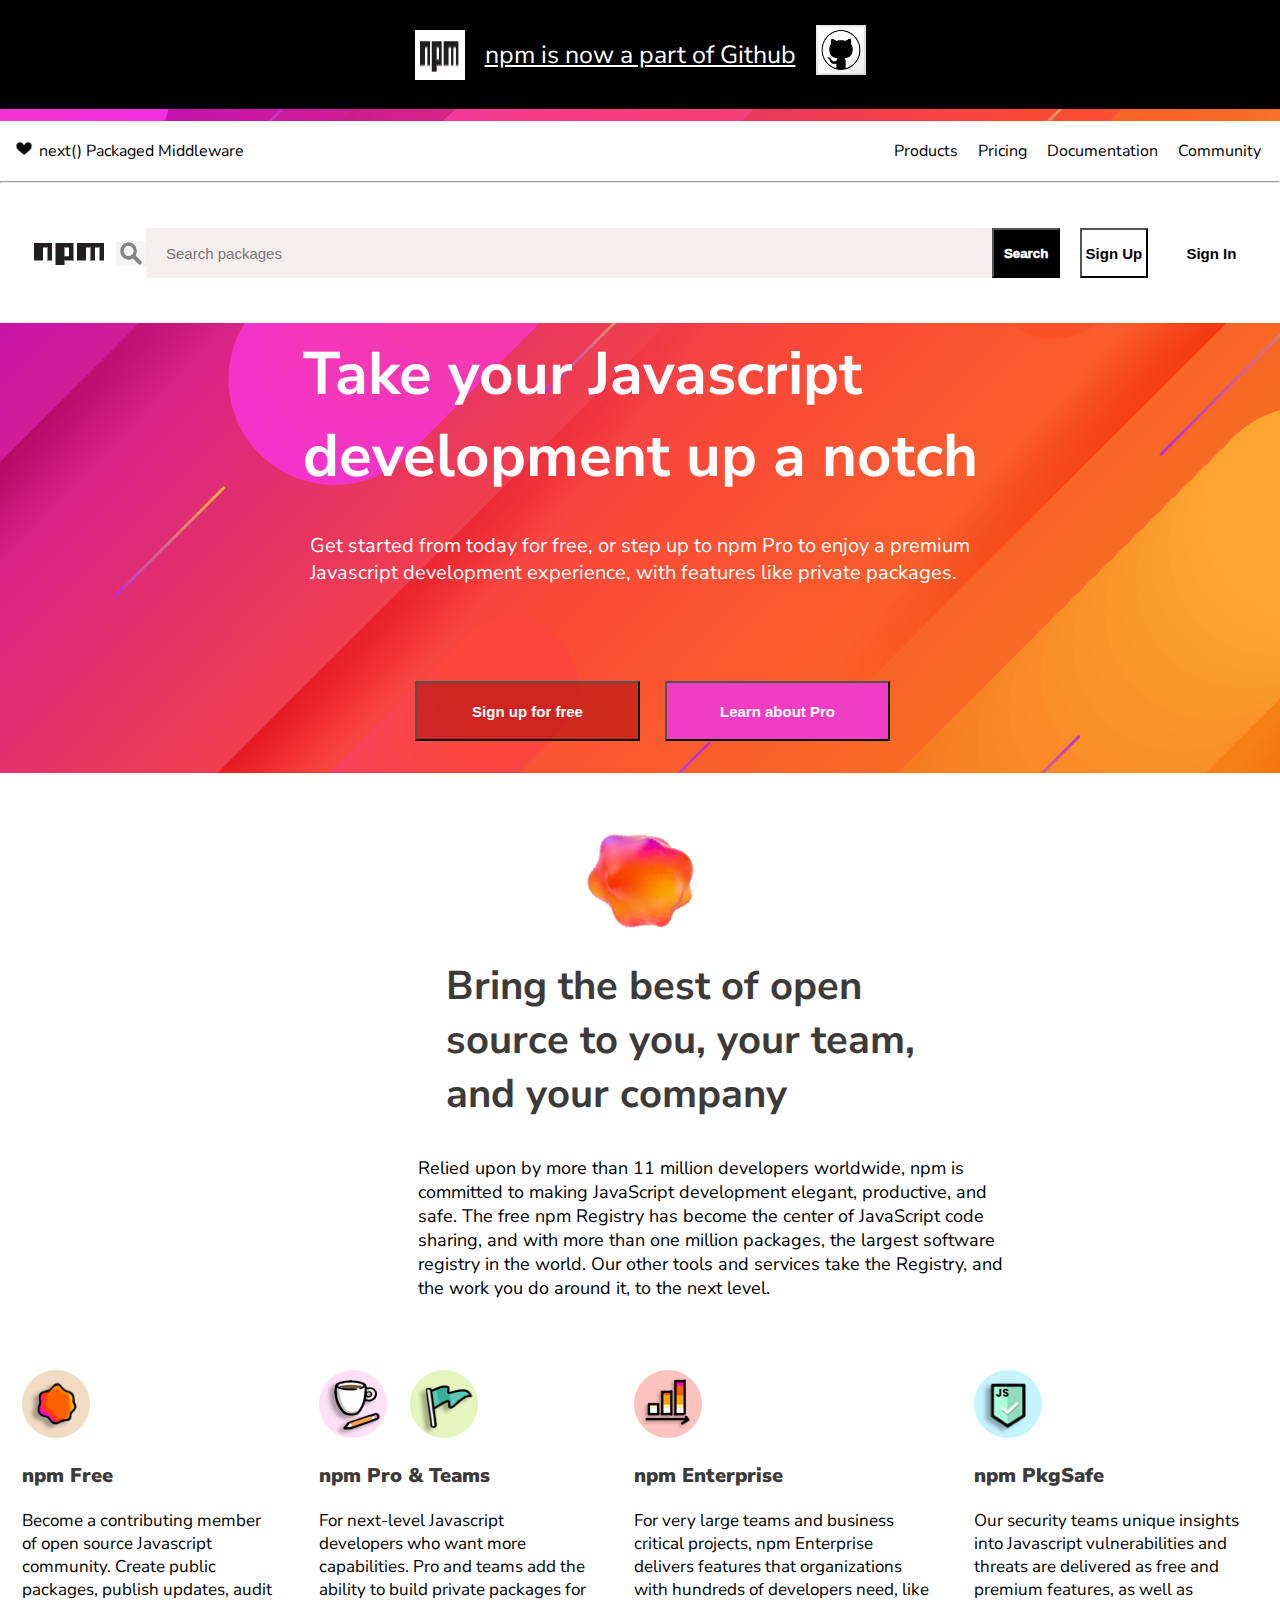
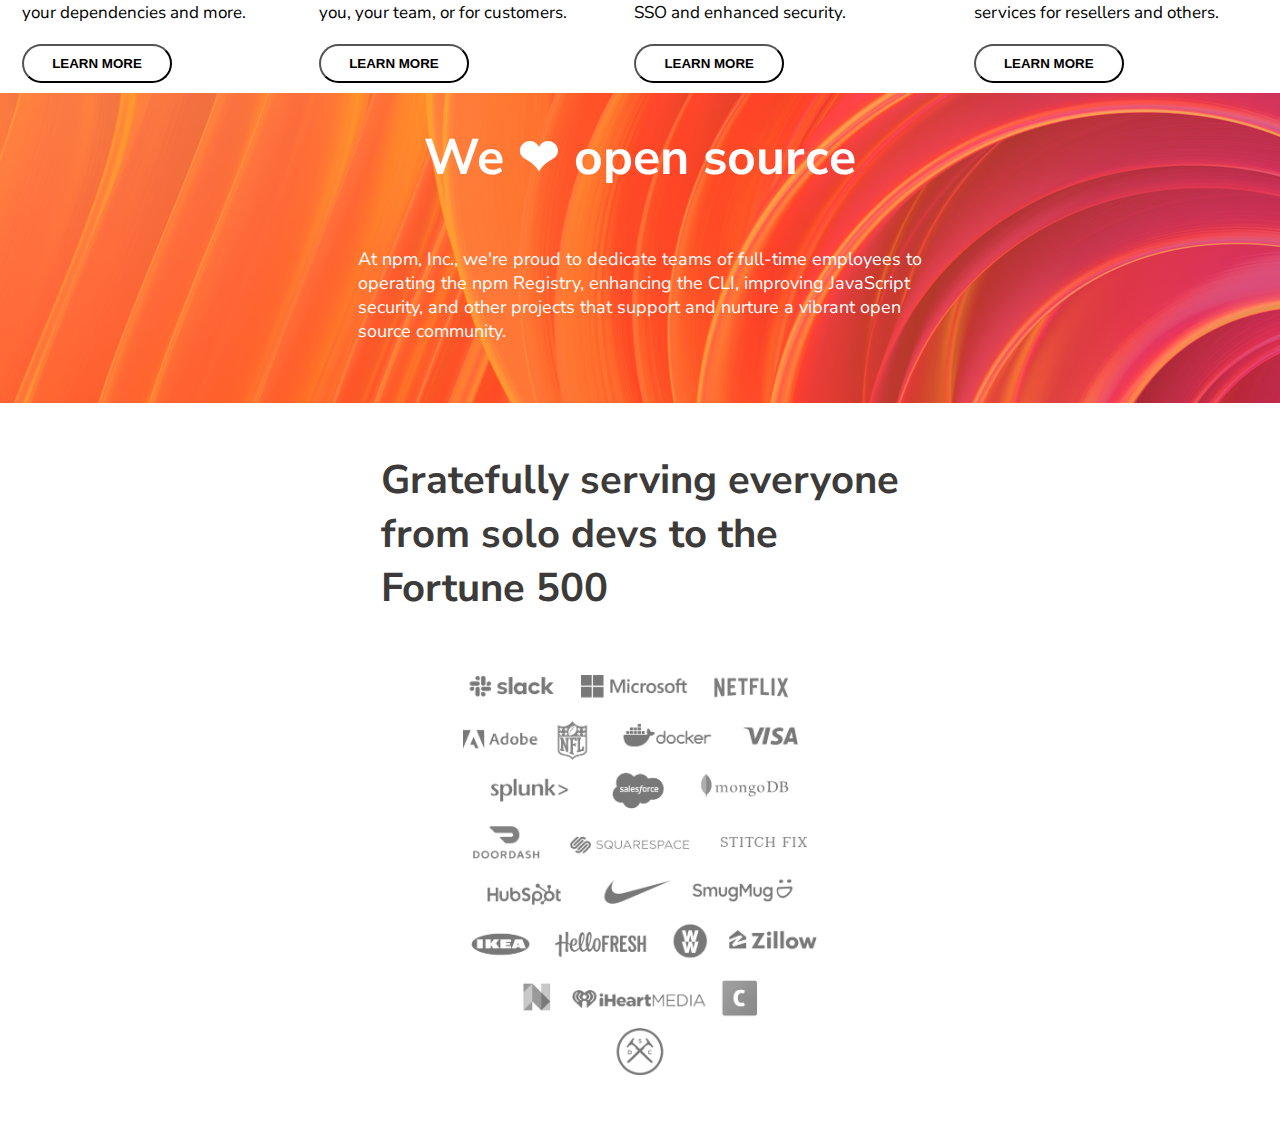
<file: npm-js website/index.html>
<!DOCTYPE html>
<html lang="en">
  <head>
    <meta charset="UTF-8" />
    <meta name="viewport" content="width=device-width, initial-scale=1.0" />
    <link rel="stylesheet" href="style.css" />
    <title>NPM Website</title>
  </head>
  <body>
    <header>
      <section>
          <ul>
              <!-- <li id="npm"><p>npm</p> -->
             <img src="./assets/logo.png" alt="" id="npm1">
              <li id="npm2"><p><u>npm is now a part of Github</u></p></li>
              <li id="npm3"><img src="./assets/github-logo.jpg" alt="github-logo" /></li></li>
          </ul>
        
      </section>

      

      <nav>
        <div id="filler"></div>
        <div id="navigate">
        <div id="navigate1"> 
            <ul>
            <ul>
                <li><img src="./assets/black-heart.png" alt="heart" /></li>
                <li><p>next() Packaged Middleware</p></li>
            </ul>
            <ul id="link">
            <li id="link1">Products</li>
            <li id="link2">Pricing</li>
            <li id="link3">Documentation</li>
            <li id="link4">Community</li>
          </ul>
          </ul>
        </div>
        <hr />
        <div id="navigate2">
          <img src="./assets/logo.png" alt="" />

          <img src="./assets/search.png" alt="" id="search-icon">
            <input type="text" id="search" placeholder="Search packages" />
            <input type="submit" id="search-button" value="Search" />
     
            <input type="submit" id = "sign-up" value="Sign Up" />
            <input type="submit" id="sign-in" value="Sign In" />
          
          </div>
        </div>
          <div id = "main">
          <h1>Take your Javascript<br>development up a notch</h1>
          <p>
            Get started from today for free, or step up to npm Pro to enjoy a
            premium <br> Javascript development experience, with features like
            private packages.
          </p>
          <div id="buttons">
            <input type="submit" value="Sign up for free" id="free" />
            <input type="submit" value="Learn about Pro" id="learn"/>
          </div>
          
        </div>
      </nav>
    </header>

      <div>
        <div id="bubble">
            <img src="./assets/bubble.png" alt="bubble">
            <h2>Bring the best of open <br>source to you, your team, <br>and your company</h2>
            <p>Relied upon by more than 11 million developers worldwide, npm is <br> committed to making JavaScript development elegant, productive, and <br>safe. The free npm Registry has become the center of JavaScript code <br>sharing, and with more than one million packages, the largest software <br> registry in the world. Our other tools and services take the Registry, and <br> the work you do around it, to the next level.</p>

        </div>

        <div id="icons">
            <article>
                <img src="./assets/img (1).png" alt="">
                <p class="head">npm Free</p>
                <p class="head2">Become a contributing member of open source Javascript community. Create public packages, publish updates, audit your dependencies and more.</p>
                <input type="submit" value = "LEARN MORE"/>
            </article>
            <article>
                <img src="./assets/img (2).png" alt="">
                <img src="./assets/img (5).png" alt="">
                <p class="head">npm Pro & Teams</p>
                <p class="head2"> For next-level Javascript developers who want more capabilities. Pro and teams add the ability to build private packages for you, your team, or for customers.</p>
                <input type="submit" value = "LEARN MORE"/>
            </article>
            <article>
                <img src="./assets/img (3).png" alt="">
                <p class="head">npm Enterprise</p>
                <p class="head2">For very large teams and business critical projects, npm Enterprise delivers features that organizations with hundreds of developers need, like SSO and enhanced security.</p>
                <input type="submit" value = "LEARN MORE"/>
            </article>
            <article>
                <img src="./assets/img (4).png" alt="">
                <p class="head">npm PkgSafe</p>
                <p class="head2"> Our security teams unique insights into Javascript vulnerabilities and threats are delivered as free and premium features, as well as services for resellers and others.</p>
                <input type="submit" value = "LEARN MORE"/>
            </article>
        </div>
      </div>

      <div id="open-source">
          <h2>
            We ❤ open source
          </h2>
          <p>At npm, Inc., we're proud to dedicate teams of full-time employees to <br> operating the npm Registry, enhancing the CLI, improving JavaScript <br>security, and other projects that support and nurture a vibrant open<br> source community.</p>
      </div>

      <div id = "footer">
          <h3>Gratefully serving everyone <br> from solo devs to the <br> Fortune 500</h3>
          <img src="./assets/company.png" alt="">
      </div>
    
  </body>
</html>
</file>
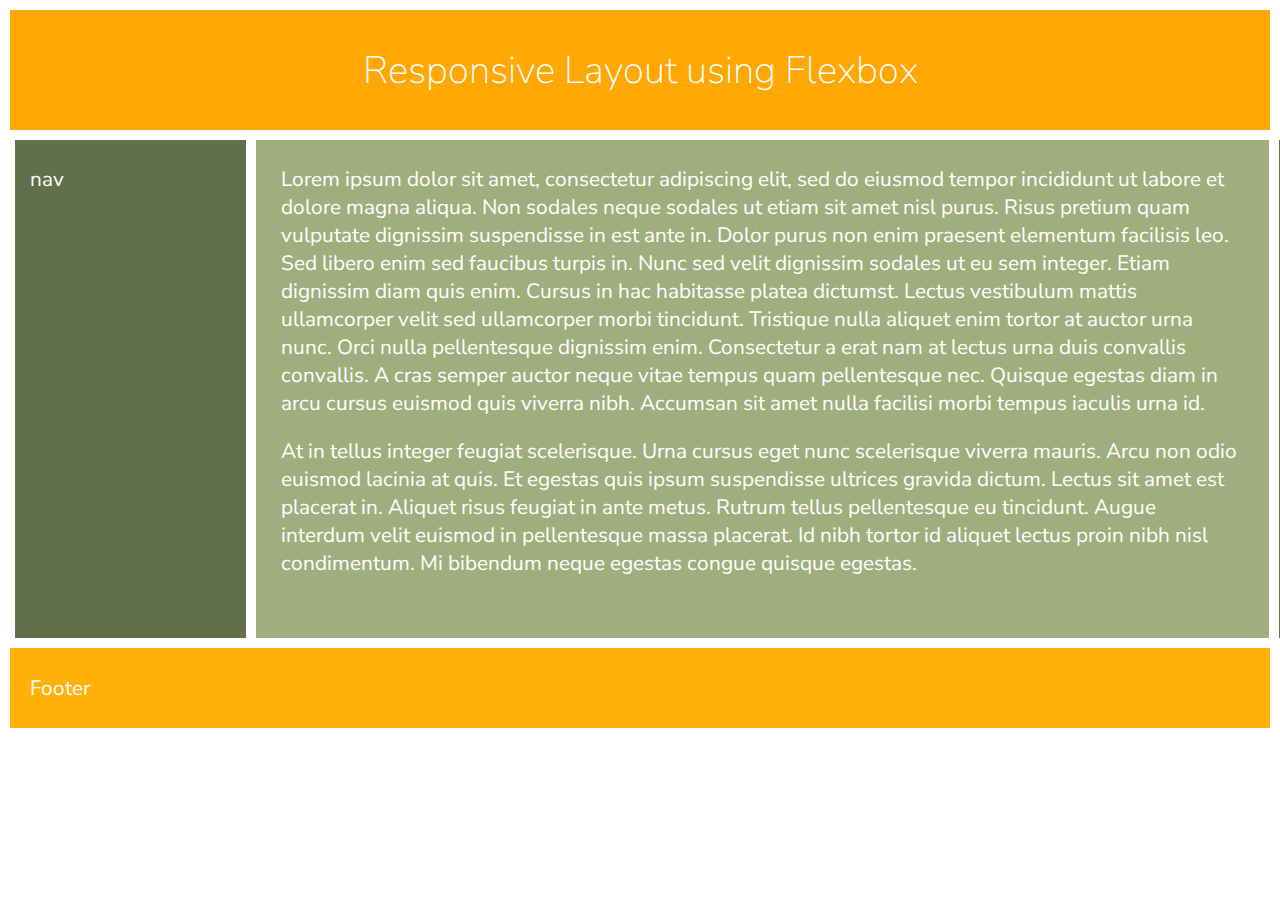
<file: Responsive Layout using Flexbox/index.html>
<!DOCTYPE html>
<html lang="en">
<head>
    <meta charset="UTF-8">
    <meta name="viewport" content="width=device-width, initial-scale=1.0">
    <title>Document</title>
    <link rel="stylesheet" href="style.css">
</head>
<body>
    <header>
        <p>Responsive Layout using Flexbox</p>
   </header>
   
   <div id="main">
       <nav>nav</nav>
       
       
       <article>
         <p>Lorem ipsum dolor sit amet, consectetur adipiscing elit, sed do eiusmod tempor incididunt ut labore et dolore magna aliqua. Non sodales neque sodales ut etiam sit amet nisl purus. Risus pretium quam vulputate dignissim suspendisse in est ante in. Dolor purus non enim praesent elementum facilisis leo. Sed libero enim sed faucibus turpis in. Nunc sed velit dignissim sodales ut eu sem integer. Etiam dignissim diam quis enim. Cursus in hac habitasse platea dictumst. Lectus vestibulum mattis ullamcorper velit sed ullamcorper morbi tincidunt. Tristique nulla aliquet enim tortor at auctor urna nunc. Orci nulla pellentesque dignissim enim. Consectetur a erat nam at lectus urna duis convallis convallis. A cras semper auctor neque vitae tempus quam pellentesque nec. Quisque egestas diam in arcu cursus euismod quis viverra nibh. Accumsan sit amet nulla facilisi morbi tempus iaculis urna id.</p>
   
         <span class="break"></span>
   <p>At in tellus integer feugiat scelerisque. Urna cursus eget nunc scelerisque viverra mauris. Arcu non odio euismod lacinia at quis. Et egestas quis ipsum suspendisse ultrices gravida dictum. Lectus sit amet est placerat in. Aliquet risus feugiat in ante metus. Rutrum tellus pellentesque eu tincidunt. Augue interdum velit euismod in pellentesque massa placerat. Id nibh tortor id aliquet lectus proin nibh nisl condimentum. Mi bibendum neque egestas congue quisque egestas.</p>
       </article>
       <aside>aside</aside>
   
   </div>
   <footer>
   Footer
   </footer>
  
   
</body>
</html>
</file>
<file: npm-js website/style.css>
@import url('https://fonts.googleapis.com/css2?family=Nunito+Sans:wght@200;400;700;800&display=swap');
* {
  margin: 0;
  padding: 0;
}

body {
    font-family: 'Nunito Sans', sans-serif;
    font-size : 10px;
}
section {
  background-color: black;
  color: white;
  font-size: 25px;
  padding: 15px;
}
section img {
  width: 50px;
  height: 50px;
}

section ul {
  display: flex;
  justify-content: center;
  align-items: center;
  list-style: none;
}

#npm1 {
  margin: 10px;
}
#npm2 {
  margin: 10px;
}
#npm3 {
  margin: 10px;
}

nav {
  background-image: url("./assets/b1.png");
}

#filler {
  padding: 6px;
}
#navigate {
  background-color: white;
}
#navigate1 {
  padding: 9px;
  font-size: 16px;
}

#navigate1 img {
  width: 30px;
  height: 15px;
}

#navigate1 ul {
  display: flex;
  justify-content: space-between;
  align-items: center;
  list-style: none;
}

/* #navigate1 ul li{
    margin: 20px 0;
} */
#link1 {
  padding: 10px;
}
#link2 {
  margin: 10px;
}
#link3 {
  margin: 10px;
}
#link4 {
  margin: 10px;
}

#navigate2 {
  display: flex;
  justify-content: space-between;
  align-items: center;
  padding: 25px;
}
#navigate2 input[type="text"] {
  width: 80%;
  height: 50px;
  padding-left: 20px;
  border: 0.2px;
  background-color: rgb(245, 238, 238);
  font-size: 15px;
  box-sizing: content-box;
  
}

#search-icon {
  width: 30px;
  height: 25px;
}

#search-button {
    height: 50px;
    width:80px;
    background: black;
    color:white;
    font-weight: 1000;
    cursor:pointer;
}

#sign-up {
    margin:20px;
    height: 50px;
    width:80px;
    background: white;
    box-sizing: border-box;
    font-weight: 700;
    font-size:15px;
    cursor:pointer;
}

#sign-in {
    margin:10px;
    height: 50px;
    width:80px;
    background: white;
    font-weight: 700;
    border: 1px;
    font-size: 15px;
    cursor:pointer;
}

#main {
    height:450px;
    display:flex;
    align-items: center;
    flex-direction: column;
   
}
#main h1 {
    font-size: 60px;
    color:white;
    padding-top: 10px;
    padding-bottom: 35px;
}

#main p{
    color:white;
    font-size:20px;
    padding-bottom: 70px;
}

#buttons {
    display: flex;
    justify-content: center;
    align-items: center;
}
#free {
    margin:25px;
    width:225px;
    height:60px;
    font-weight: 700;
    font-size:15px;
    background: rgba(180, 18, 18, 0.623);
    color:white;
    cursor:pointer;
}

#learn {
  
    width:225px;
    height:60px;
    font-weight: 700;
    font-size:15px;
    background: rgb(240, 61, 195);
    color:white;
    cursor:pointer;
}

#bubble {
    display:flex;
    flex-direction:column;
    justify-content: center;
    align-items: center;
}

#bubble img {
    padding-top: 60px;
    padding-bottom: 30px;
}

#bubble h2 {
    font-size:40px;
   color: rgb(61, 58, 58);
   padding-left: 80px;
   padding-bottom: 35px;
}

#bubble p{
    font-size: 18px;
    padding-left: 140px;
}

#icons {
    display:flex;
    justify-content: space-between;
    align-items: center;
    padding-top: 60px;
    
}

#icons article {
    margin: 0 12px;
    
}
#icons article img {
    padding: 10px;
}

.head {
    padding:10px;
    font-size: 20px;
    font-weight: 1000;
    color: rgb(61, 58, 58);

}

.head2 {
    padding:10px;
    font-size: 17px;

}

article input[type="submit"] {
    padding:10px;
    margin:10px;
    background: white;
    font-weight: 550;
    width: 150px;
    border-radius: 20px;
    cursor:pointer;
}

#open-source {

    padding:30px;
    background-image: url("./assets/background.png");
    display: flex;
    flex-direction: column;
    justify-content: space-between;
    align-items: center;
    color: white;
    height: 250px;
}

#open-source h2 {
    font-size:50px;
}

#open-source p {
    margin:30px;
    font-size:18px;
}

#footer {
    display:flex;
    flex-direction: column;
    justify-content: center;
    align-items: center;
    margin:50px;
    font-size: 20px;
    color:  rgb(61, 58, 58);
}

#footer h3 {
    font-size: 40px;
    padding-bottom: 60px;
}

#footer img {
    height: 400px;
    width: 4
    00px;
}
</file>
<file: Responsive Layout using Flexbox/style.css>
@import url('https://fonts.googleapis.com/css2?family=Nunito+Sans:ital,wght@0,300;1,200&display=swap');
@import url('https://fonts.googleapis.com/css2?family=Nunito+Sans:wght@200&display=swap');
* {
    margin: 0;
    padding:5px;
    font-family: 'Nunito Sans', sans-serif;
}

header {
    background-color : rgba(255, 166, 0, 0.986);
    height: 110px;
    display:flex;
    justify-content: center;
    align-items: center;
    color:white;
    font-size: 2.4em;
    font-weight: 100;
    
}

#main {
    display:flex;
    justify-content: center;
    width:1495px;
}

#main nav,aside {
    background-color: rgba(85, 100, 58, 0.925);
    height:468px;
    width:1800px;
    color:white;
    padding-top: 25px;
    padding-left: 15px;
    font-size: 1.3em;
    margin: 5px 0;
}

#main article {
    background-color:  rgba(152, 168, 115, 0.925);
    margin:5px 10px;
    padding: 20px;
    color:white;
    font-size: 1.3em;
   
}
.break {
    display:block;
}



footer { 
    background-color :  rgba(255, 174, 0, 0.966);
    height:70px;
    display:flex;
    align-items: center;
    color:white;
    font-size: 1.3em;
    padding-left: 20px;

}
</file>
